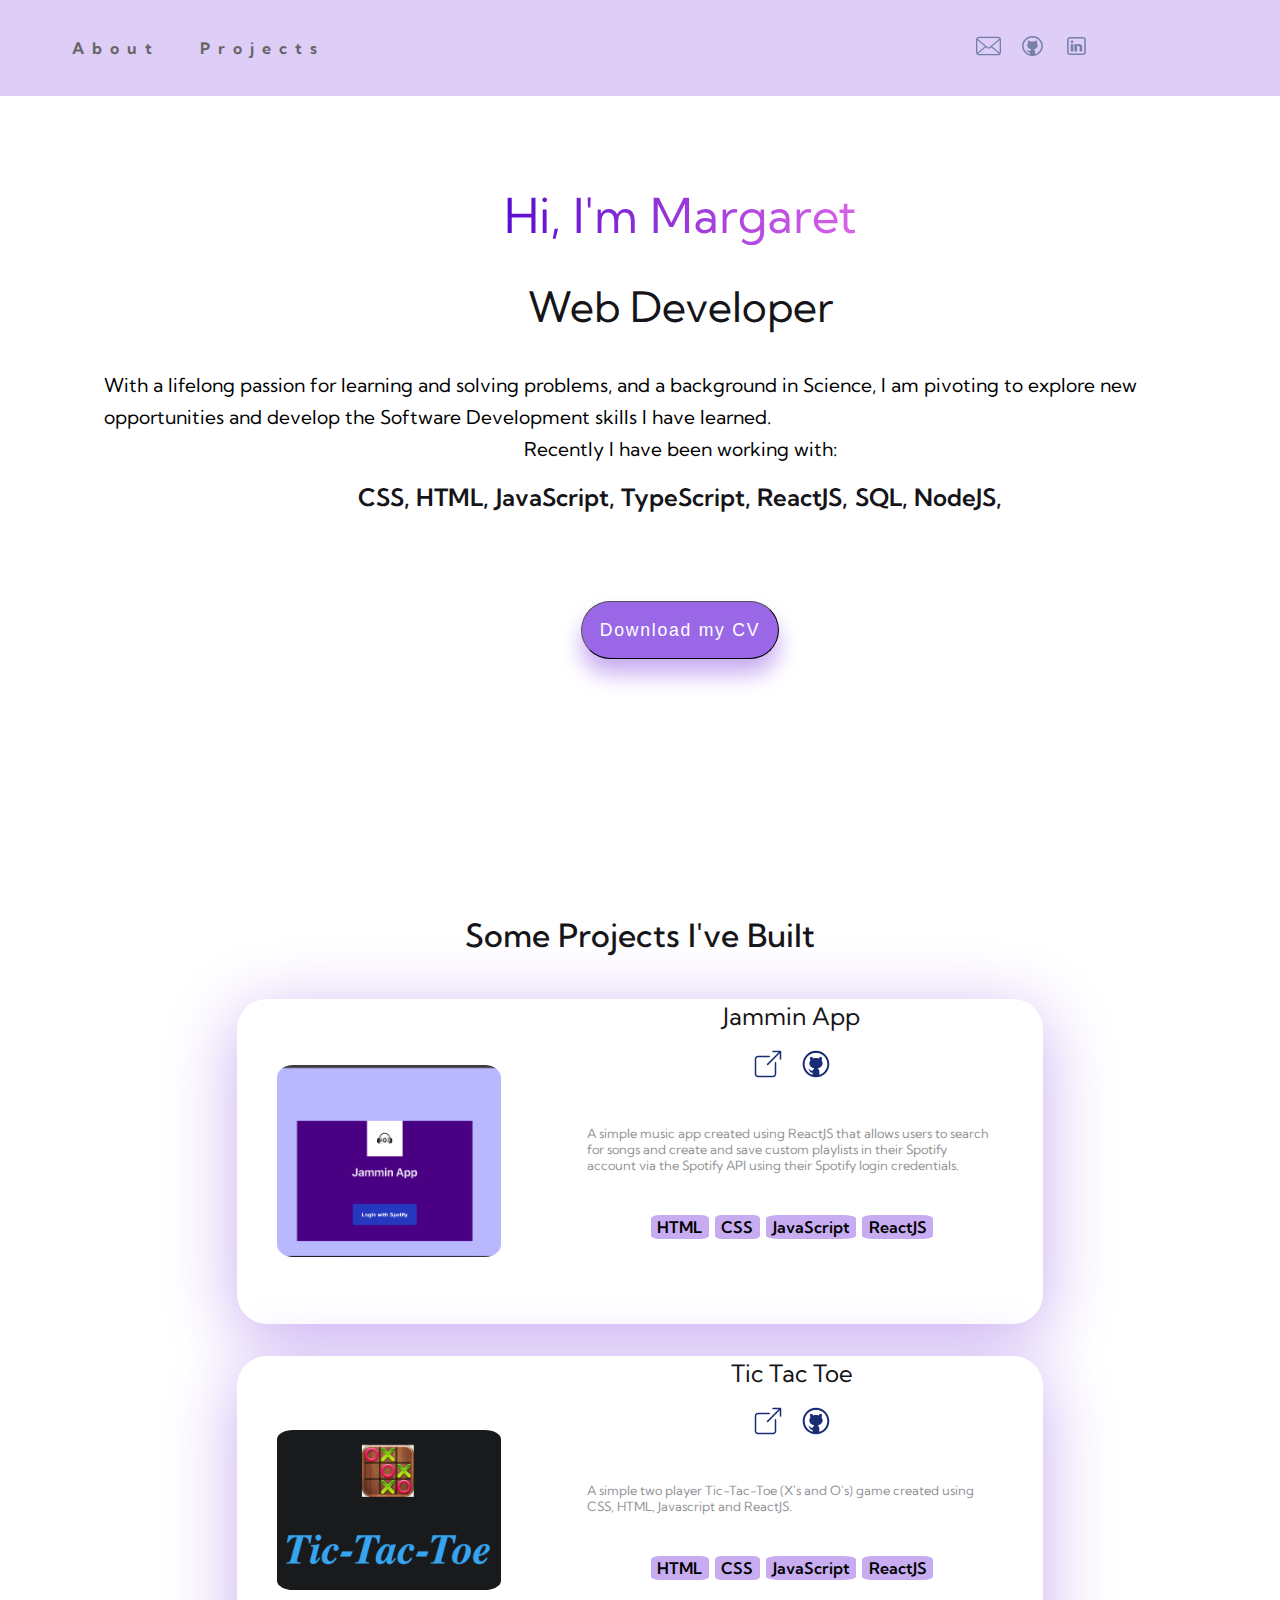
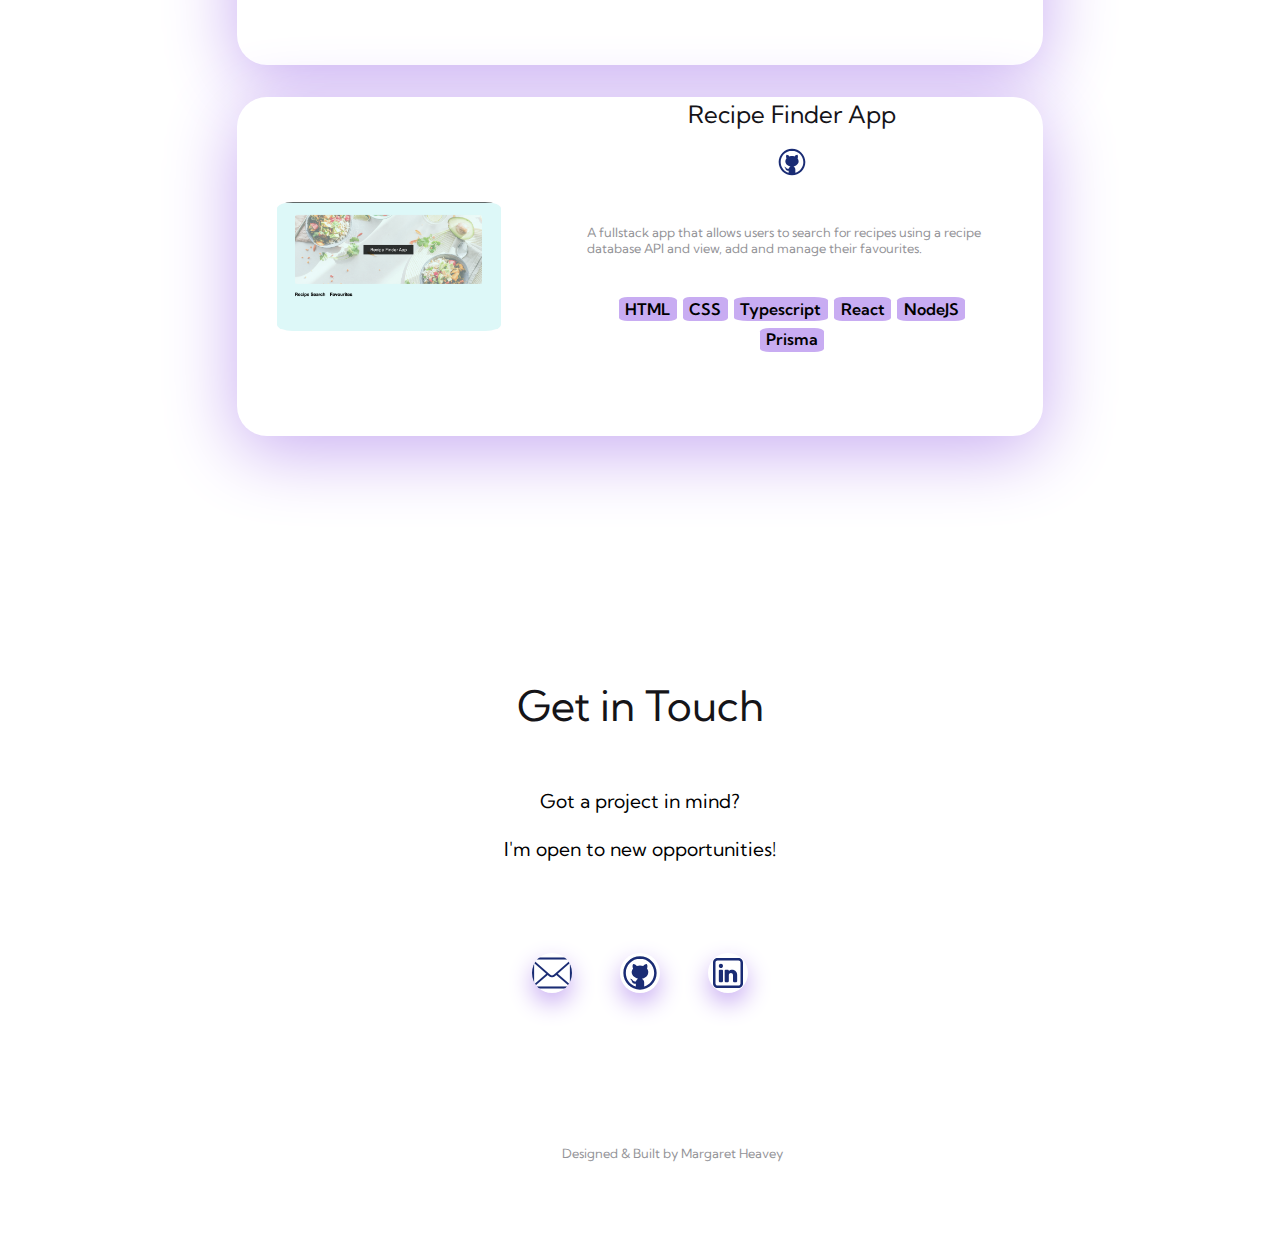
<file: index.html>
<!DOCTYPE html>
<html lang="en_GB">

<head>
  <!-- Google tag (gtag.js) -->
  <script async src="https://www.googletagmanager.com/gtag/js?id=G-SXYJTVPP53"></script>
  <script>
    window.dataLayer = window.dataLayer || [];
    function gtag() { dataLayer.push(arguments); }
    gtag('js', new Date());

    gtag('config', 'G-SXYJTVPP53');
  </script>
  <meta charset="utf-8" />
  <meta http-equiv="X-UA-Compatible" content="IE=edge" />
  <meta name="viewport" content="width=device-width" initial-scale="1">
  <title>Margaret Heavey Web Developer Portfolio</title>
  <meta name="description"
    content="Margaret Heavey, Web Developer. Welcome to my portfolio. I'm Margaret, a former QC Microbiologist turned web and software developer with a passion for learning, creating and solving problems.">
  <meta name="keywords"
    content="frontend,react,UI development,frontend engineer,developer portfolio,software developer,software engineer, web development, website design, JavaScript, responsive design, frontend development, web developer portfolio, frontend developer portfolio  ">
  <script type="application/ld+json">
      {
        "@context": "http://schema.org",
        "@type": "Person",
        "name": "[Margaret Heavey]",
        "jobTitle": "Web Developer",
        "url": "https://mheavey2.github.io/margaretheavey/"
      }
      </script>
  <link rel="canonical" href="https://mheavey2.github.io/margaretheavey/">
  <meta property="og:locale" content="en_GB">
  <meta property="og:type" content="website">
  <meta property="og:title" content="Margaret Heavey Web Developer Portfolio">




  <link rel="stylesheet" href="styles.css" />
  <!-- google fonts -->
  <link rel="preconnect" href="https://fonts.googleapis.com">
  <link rel="preconnect" href="https://fonts.gstatic.com" crossorigin>
  <link
    href="https://fonts.googleapis.com/css2?family=Kumbh+Sans:wght@100..900&family=Quicksand:wght@300..700&display=swap"
    rel="stylesheet">
</head>

<body>
  <header id="header">

    <div class="contact-info-container">


      <ul class="nav">
        <li>
          <a href="#info">About</a>
        </li>
        <li>
          <a href="#projects">Projects</a>
        </li>

      </ul>

      <div class="contactLogos">
        <a href="mailto:mheavey2@gmail.com"><img id="contactLogo" src="./img/email.svg" alt="email icon" /></a>
        <a href="https://github.com/mheavey2" target="_blank"><img id="contactLogo" src="./img/githubLogo.svg"
            alt="GitHub Logo" /></a>
        <a href="https://www.linkedin.com/in/margaret-heavey-26096b121/" target="_blank"><img id="contactLogo"
            src="./img/linkedInLogo.svg" alt="LinkedIn Logo" />

        </a>
      </div>
    </div>


  </header>
  <main>
    <!-- info section -->
    <section class="info-container section-container " id="info">
      <!-- About -->
      <div class="about-me " id="about-me">
        <h1 class="fadeInUp-animation animation-delay-1s">Hi, I'm Margaret </h1>
        <h2 class="fadeInUp-animation animation-delay-2s">Web Developer</h2>

        <p class="fadeInUp-animation animation-delay-3s" id="about-me-hi ">
          With a lifelong passion for learning and solving
          problems, and a background in Science, I am pivoting to explore new opportunities and develop the Software
          Development skills I have learned.
        </p>
        <!-- Technical Skills -->
        <p class="fadeInUp-animation animation-delay-3s">Recently I have been working with:


        </p>
        <ul class="tech-skills fadeInUp-animation animation-delay-3s">

          <li class="tech-skills-item">CSS,</li>
          <li class="tech-skills-item">HTML,</li>
          <li class="tech-skills-item">JavaScript,</li>
          <li class="tech-skills-item">TypeScript,</li>
          <li class="tech-skills-item">ReactJS,</li>
          <li class="tech-skills-item">SQL,</li>
          <li class="tech-skills-item">NodeJS,</li>
        </ul>
        <!-- CV -->
        <div class="cv-outer-container fadeInUp-animation animation-delay-3s">
          <!-- <a href="margaret_heavey.html" target="_blank"><button class="cv-button">Go to my CV</button></a> -->
          <a href="margaret_heavey_CV.pdf" download="margaret_heavey_CV">
            <button class="cv-button">Download my CV</button>
          </a>
        </div>
      </div>







    </section>

    <!-- Projects Section-->
    <section class="section-container" id="projects">


      <div class="projects-container">
        <h2>Some Projects I've Built</h2>
        <!-- Jammin App -->
        <div class="project-item-container ">
          <img class="projectImage" src="./img/jamminAppLoginView.png" alt="Jammin App Image">
          <div class="project-item-info">
            <div class="project-item-header">
              <h3>Jammin App</h3>
              <div class="project-item-header-links">
                <a href="https://jammin-music-app.netlify.app/" target="_blank">
                  <img src="./img/externalLink.svg" alt="Link to view Jammin App">
                </a>
                <a href="https://github.com/mheavey2/jammingApp" target="_blank">
                  <img src="./img/githubLogo.svg" alt="Link to GitHub repo">
                </a>
              </div>

            </div>
            <p>A simple music app created using ReactJS that allows users to search for songs and create and save
              custom playlists in their Spotify account via the Spotify API using their Spotify login credentials.</p>
            <ul class="project-item-technologies">
              <li>HTML</li>
              <li>CSS</li>
              <li>JavaScript</li>
              <li>ReactJS</li>
            </ul>

          </div>
        </div>

        <!-- Tic Tac Toe -->
        <div class="project-item-container">
          <img class="projectImage" src="./img/ticTacToe.png" alt="Tic Tac Toe App Image">
          <div class="project-item-info">
            <div class="project-item-header">
              <h3>Tic Tac Toe</h3>
              <div class="project-item-header-links">
                <a href="https://tic-tac-toe-x-and-o.netlify.app" target="_blank">
                  <img src="./img/externalLink.svg" alt="Link to view Tic-Tac-Toe App">
                </a>
                <a href="https://github.com/mheavey2/ticTacToe" target="_blank">
                  <img src="./img/githubLogo.svg" alt="Link to GitHub repo">
                </a>
              </div>
            </div>


            <p>A simple two player Tic-Tac-Toe (X's and O's) game created using CSS, HTML, Javascript and ReactJS.</p>
            <ul class="project-item-technologies">
              <li>HTML</li>
              <li>CSS</li>
              <li>JavaScript</li>
              <li>ReactJS</li>
            </ul>
          </div>
        </div>


        <!-- Recipe App -->
        <div class="project-item-container">

          <img class="projectImage" src="./img/recipe-app-landing-page.png" alt="Recipe Finder App Image">
          <div class="project-item-info">
            <div class="project-item-header">
              <h3>Recipe Finder App</h3>
              <div class="project-item-header-links">

                <a href="https://github.com/mheavey2/recipe-app" target="_blank">
                  <img src="./img/githubLogo.svg" alt="Link to GitHub repo">
                </a>
              </div>
            </div>


            <p>A fullstack app that allows users to search for recipes using a recipe database API and view, add and
              manage their favourites.</p>
            <ul class="project-item-technologies">
              <li>HTML</li>
              <li>CSS</li>
              <li>Typescript</li>
              <li>React</li>
              <li>NodeJS</li>
              <li>Prisma</li>
            </ul>
          </div>
        </div>

      </div>

    </section>


    <!-- Get in Touch -->
    <section class="get-in-touch-container section-container">
      <div class="get-in-touch">
        <h2>Get in Touch</h2>
        <p>Got a project in mind? </p>
        <p>I'm open to new opportunities! </p>
        <div class="footer-contacts">
          <a href="mailto:mheavey2@gmail.com"><img class="footer-contact-logo" src="./img/email.svg"
              alt="email icon" /></a>
          <a href="https://github.com/mheavey2" target="_blank"><img class="footer-contact-logo"
              src="./img/githubLogo.svg" alt="GitHub Logo" /></a>
          <a href="https://www.linkedin.com/in/margaret-heavey-26096b121/" target="_blank"><img
              class="footer-contact-logo" src="./img/linkedInLogo.svg" alt="LinkedIn Logo" />

          </a>
        </div>
      </div>
      </div>
    </section>
  </main>


  <!--footer -->
  <footer>
    <p>Designed & Built by Margaret Heavey</p>

  </footer>
</body>

</html>
</file>
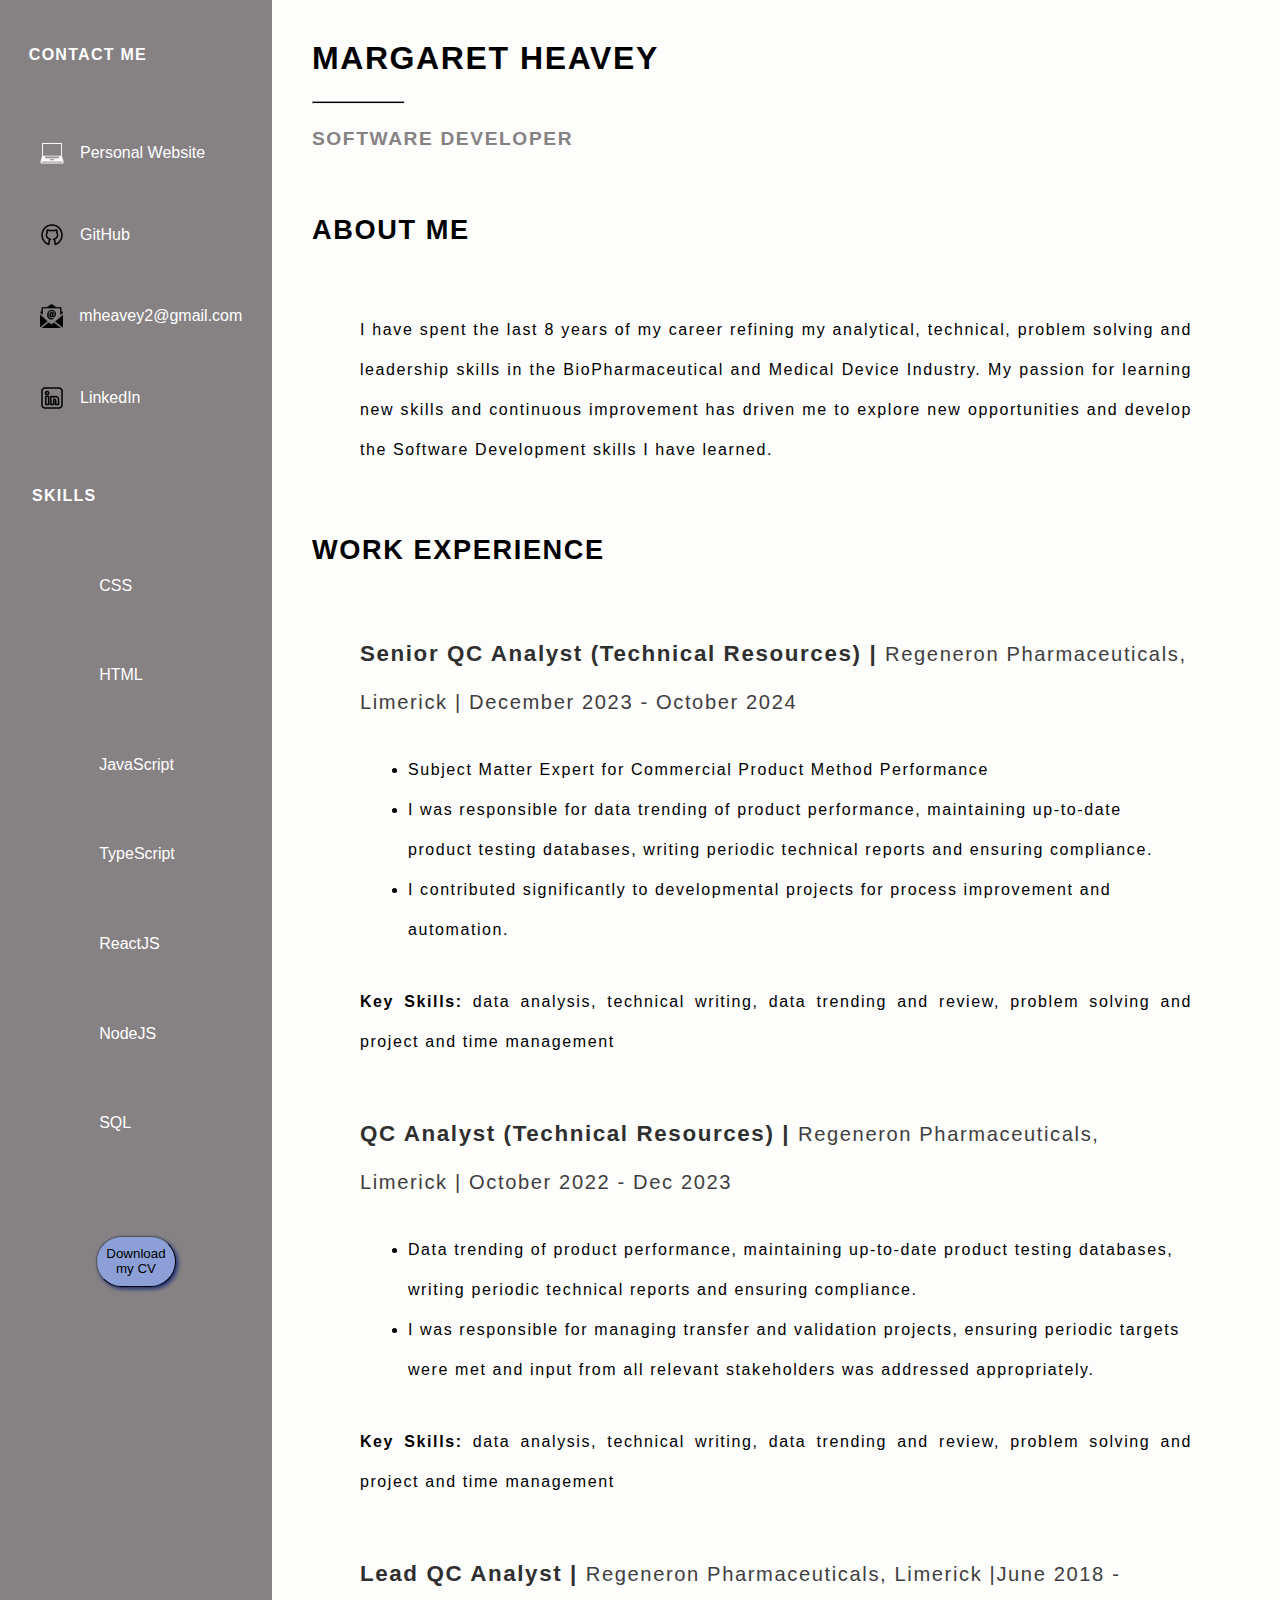
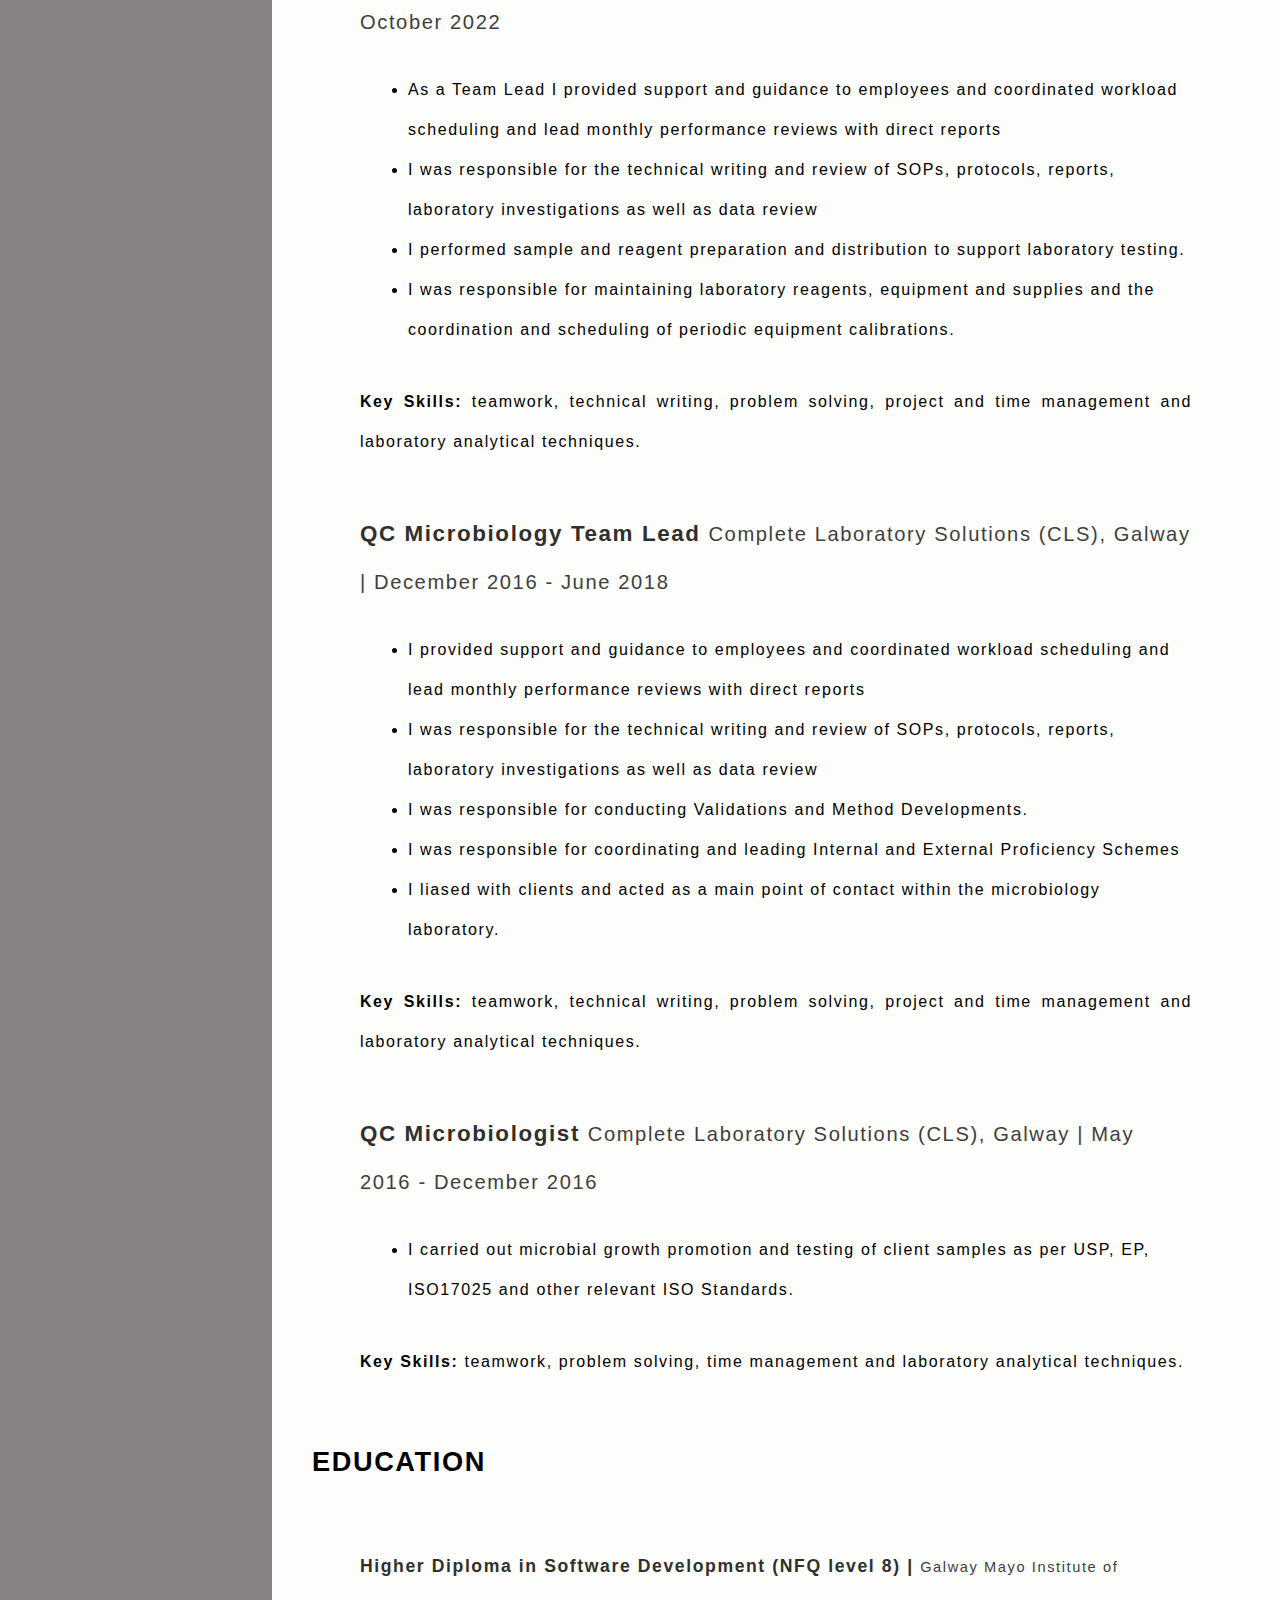
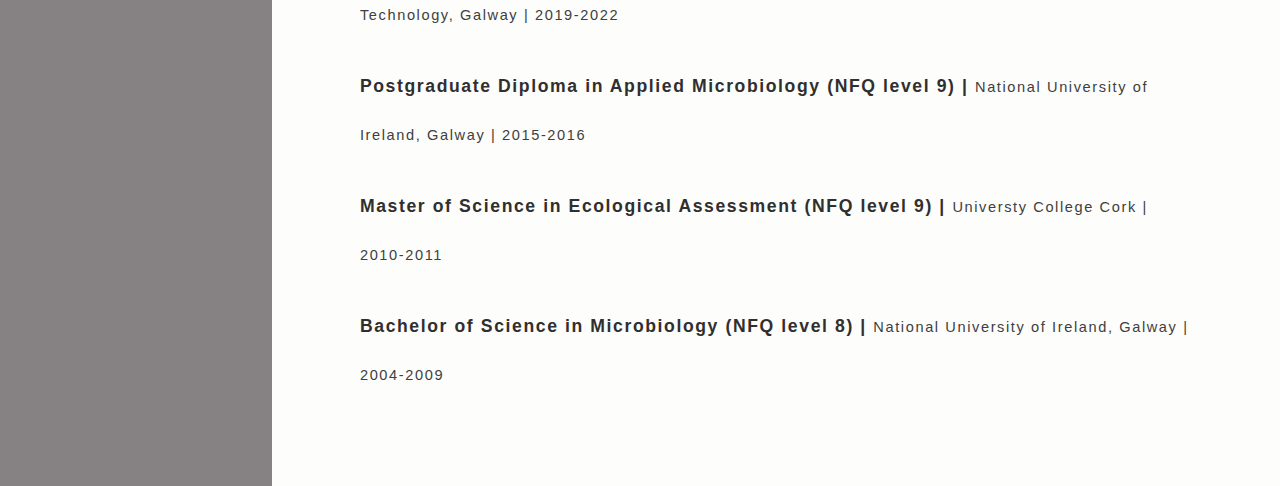
<file: margaret_heavey.html>
<!DOCTYPE html>
<html lang="en">

<head>
  <!-- Google tag (gtag.js) -->
  <script async src="https://www.googletagmanager.com/gtag/js?id=G-SXYJTVPP53"></script>
  <script>
    window.dataLayer = window.dataLayer || [];
    function gtag() {
      dataLayer.push(arguments);
    }
    gtag("js", new Date());

    gtag("config", "G-SXYJTVPP53");
  </script>
  <meta charset="UTF-8" />
  <meta name="viewport" content="width=device-width, initial-scale=1.0" />
  <title>Margaret Heavey Curriculum Vitae</title>
  <link rel="stylesheet" href="./margaret_heavey.module.css" />
</head>

<body>
  <div class="parent-container">
    <aside class="side-bar">
      <div class="contact-info-container">
        <h4>CONTACT ME</h4>
        <div class="contact-info-item">
          <img src="./img/computer-50.png" alt="computer icon" />
          <a href="https://mheavey2.github.io/margaretheavey/" target="_blank">Personal Website</a>
        </div>

        <div class="contact-info-item">
          <img src="./img/gitHubLogo.png" alt="GitHub icon" />
          <a href="https://github.com/mheavey2" target="_blank">GitHub</a>
        </div>

        <div class="contact-info-item">
          <img src="./img/emailIcon.png" alt="email icon" />
          <a href="mailto:mheavey2@gmail.com">mheavey2@gmail.com</a>
        </div>

        <div class="contact-info-item">
          <img src="./img/linkedInLogo.png" alt="LinkedIn icon" />
          <a href="https://www.linkedin.com/in/margaret-heavey-26096b121/" target="_blank">LinkedIn</a>
        </div>
      </div>

      <div class="skills-container">
        <h4>SKILLS</h4>
        <ul class="skills-list">
          <li>CSS</li>
          <li>HTML</li>
          <li>JavaScript</li>
          <li>TypeScript</li>
          <li>ReactJS</li>
          <li>NodeJS</li>
          <li>SQL</li>
        </ul>
      </div>
      <div class="download-cv-link">
        <a href="margaret_heavey_CV.pdf" download="margaret_heavey_CV">
          <button id="download-cv-btn">Download my CV</button>
        </a>
      </div>
    </aside>
    <main class="main-container">
      <div class="main-heading">
        <h1>MARGARET HEAVEY</h1>
        <hr />
        <h2>SOFTWARE DEVELOPER</h2>
      </div>
      <h3>ABOUT ME</h3>
      <div class="about">
        <p>
          I have spent the last 8 years of my career refining my analytical,
          technical, problem solving and leadership skills in the
          BioPharmaceutical and Medical Device Industry. My passion for learning
          new skills and continuous improvement has driven me to explore new
          opportunities and develop the Software Development skills I have
          learned.
        </p>
      </div>
      <div class="work-experience">
        <h3>WORK EXPERIENCE</h3>
        <div class="work-experience-item">
          <h4>
            Senior QC Analyst (Technical Resources) |
            <span>Regeneron Pharmaceuticals, Limerick | December 2023 -
              October 2024</span>
          </h4>

          <ul>
            <li>
              Subject Matter Expert for Commercial Product Method Performance
            </li>
            <li>
              I was responsible for data trending of product performance,
              maintaining up-to-date product testing databases, writing
              periodic technical reports and ensuring compliance.
            </li>
            <li>
              I contributed significantly to developmental projects for
              process improvement and automation.
            </li>
          </ul>
          <p id="key-skills-item">
            <span id="skills-span">Key Skills:</span> data analysis, technical writing, data trending and
            review, problem solving and project and time management
          </p>
        </div>
        <div class="work-experience-item">
          <h4>
            QC Analyst (Technical Resources) |
            <span>
              Regeneron Pharmaceuticals, Limerick | October 2022 - Dec
              2023</span>
          </h4>

          <ul>
            <li>
              Data trending of product performance, maintaining up-to-date
              product testing databases, writing periodic technical reports
              and ensuring compliance.
            </li>
            <li>
              I was responsible for managing transfer and validation projects,
              ensuring periodic targets were met and input from all relevant
              stakeholders was addressed appropriately.
            </li>
          </ul>

          <p id="key-skills-item">
            <span id="skills-span">Key Skills:</span> data analysis, technical writing, data trending and
            review, problem solving and project and time management
          </p>
        </div>
        <div class="work-experience-item">
          <h4>
            Lead QC Analyst |
            <span>Regeneron Pharmaceuticals, Limerick |June 2018 - October
              2022</span>
          </h4>
          <ul>
            <li>
              As a Team Lead I provided support and guidance to employees and
              coordinated workload scheduling and lead monthly performance
              reviews with direct reports
            </li>
            <li>
              I was responsible for the technical writing and review of SOPs,
              protocols, reports, laboratory investigations as well as data
              review
            </li>
            <li>
              I performed sample and reagent preparation and distribution to
              support laboratory testing.
            </li>
            <li>
              I was responsible for maintaining laboratory reagents, equipment
              and supplies and the coordination and scheduling of periodic
              equipment calibrations.
            </li>
          </ul>
          <p id="key-skills-item">
            <span id="skills-span">Key Skills:</span> teamwork, technical writing, problem solving, project
            and time management and laboratory analytical techniques.
          </p>
        </div>
        <div class="work-experience-item">
          <h4>
            QC Microbiology Team Lead
            <span>Complete Laboratory Solutions (CLS), Galway | December 2016 -
              June 2018</span>
          </h4>

          <ul>
            <li>
              I provided support and guidance to employees and coordinated
              workload scheduling and lead monthly performance reviews with
              direct reports
            </li>
            <li>
              I was responsible for the technical writing and review of SOPs,
              protocols, reports, laboratory investigations as well as data
              review
            </li>
            <li>
              I was responsible for conducting Validations and Method
              Developments.
            </li>
            <li>
              I was responsible for coordinating and leading Internal and
              External Proficiency Schemes
            </li>
            <li>
              I liased with clients and acted as a main point of contact
              within the microbiology laboratory.
            </li>
          </ul>
          <p id="key-skills-item">
            <span id="skills-span">Key Skills:</span> teamwork, technical writing, problem solving, project
            and time management and laboratory analytical techniques.
          </p>
        </div>
        <div class="work-experience-item">
          <h4>
            QC Microbiologist
            <span>Complete Laboratory Solutions (CLS), Galway | May 2016 -
              December 2016</span>
          </h4>

          <ul>
            <li>
              I carried out microbial growth promotion and testing of client
              samples as per USP, EP, ISO17025 and other relevant ISO
              Standards.
            </li>
          </ul>
          <p id="key-skills-item">
            <span id="skills-span">Key Skills:</span> teamwork, problem solving, time management and
            laboratory analytical techniques.
          </p>
        </div>
      </div>
      <h3>EDUCATION</h3>
      <div class="edu-info">
        <h4>
          Higher Diploma in Software Development (NFQ level 8) |
          <span id="edu-institute">
            Galway Mayo Institute of Technology, Galway | 2019-2022</span>
        </h4>

        <h4>
          Postgraduate Diploma in Applied Microbiology (NFQ level 9) |
          <span id="edu-institute">National University of Ireland, Galway | 2015-2016</span>
        </h4>

        <h4>
          Master of Science in Ecological Assessment (NFQ level 9) |
          <span id="edu-institute"> Universty College Cork | 2010-2011</span>
        </h4>

        <h4>
          Bachelor of Science in Microbiology (NFQ level 8) |
          <span id="edu-institute">
            National University of Ireland, Galway | 2004-2009</span>
        </h4>
      </div>
    </main>
  </div>
</body>

</html>
</file>
<file: styles.css>
/*-----------------   Global Styles --------------------*/
* {
  box-sizing: border-box;
  margin: 0;
  padding: 0;
  background-color: #fff;
  color: #000;
  scroll-behavior: smooth;
}

h1,
h2,
h3 {
  color: #151418;
}

/* general fonts */

h1,
h2,
h3 {
  font-weight: 400;
}
h1 {
  font-size: 2.875rem;

  line-height: 1;
  /* letter-spacing: 0.05em; */
  text-wrap: nowrap;
}
h2 {
  margin: 1.1em 2em;
  font-size: 2.625rem;

  text-wrap: nowrap;
}
h3 {
  font-size: 1.5rem;
}
p {
  font-size: 1.2rem;
}

body {
  font-family: "Kumbh Sans", sans-serif;
  scroll-behavior: smooth;
}

@keyframes fadeInUp {
  0% {
    transform: translateX(-10%);
    opacity: 1;
  }
  100% {
    transform: translateY(0%);
    opacity: 1;
  }
}

.animation-delay-1s {
  animation: 1s fadeInUp;
}

.animation-delay-2s {
  animation: 2s fadeInUp;
}

.animation-delay-3s {
  animation: 3s fadeInUp;
}

@media screen and (min-width: 200px) {
  /*  *********      header    *********** */
  header {
    position: fixed;
    z-index: 5;
    top: 0px;
    left: 0px;
    display: flex;
    /* -webkit-box-pack: center; */
    justify-content: flex-start;
    flex-direction: row;
    height: 6rem;
    padding: 0px 1rem;
    width: 100%;
    backdrop-filter: blur(4px);
    transition: background 0.45s;
    background-color: #c8acf2;
    opacity: 0.6;
  }
  .contact-info-container {
    display: flex;

    text-align: center;
    align-self: stretch;
    align-items: center;
    justify-content: space-between;
    width: 100%;
    background-color: transparent;
  }
}
@media screen and (min-width: 601px) {
  .contact-info-container {
    flex-direction: row;
    justify-content: space-between;
    opacity: 1;
  }
}

@media screen and (min-width: 200px) {
  .contact-info-container > * {
    text-align: center;
    align-items: center;
    justify-content: center;
    flex-direction: column;
    max-width: 70%;
  }
}

@media screen and (min-width: 601px) {
  .contact-info-container > * {
    flex-direction: row;
  }
}

/*  ****   nav   **** */
@media screen and (min-width: 200px) {
  .nav {
    display: flex;
    flex-direction: row;
    flex-wrap: wrap;
    justify-content: space-between;
    align-items: center;
    margin: 0em;
    padding: 0em;
    list-style: none;
    max-width: 80%;
  }
}
@media screen and (min-width: 601px) {
  .nav {
    flex-direction: row;
    justify-content: center;
    gap: 1.5em;
    margin-left: 3em;
  }
}

@media screen and (min-width: 200px) {
  .nav li {
    margin: 0.8em 0.5em;
  }
}
@media screen and (min-width: 200px) {
  .nav a {
    line-height: 1em;
    list-style: none;
    text-decoration: none;
    font-weight: 700;
    letter-spacing: 0.5em;
    background-color: transparent;
  }
}
@media screen and (min-width: 200px) {
  .nav a:hover,
  nav a:focus {
    border-bottom: 3px solid #fff;
    color: #151418;
    transform: scale(1.5);
    transition: 0.5s;
  }
}

/*  ***  contact info   *** */
@media screen and (min-width: 200px) {
  .contact-info-container > *,
  .nav > *,
  .contactLogos > * {
    background-color: transparent;
  }
}
@media screen and (min-width: 200px) {
  .contactLogos {
    display: flex;
    flex-direction: row;
    flex-wrap: wrap;
    justify-content: center;
    align-items: center;
    margin: 0em;
    width: 40%;
    height: auto;
  }
}

@media screen and (min-width: 601px) {
  .contactLogos {
    width: 20%;
    justify-content: flex-start;
    margin-right: 3em;

    flex-wrap: nowrap;
  }
}
@media screen and (min-width: 200px) {
  .contactLogos a {
    margin: 0.5em;
  }
}
@media screen and (min-width: 200px) {
  #contactLogo {
    height: 1.75em;
    width: 1.75em;
    background-color: transparent;
    padding: 0.1em;
  }
}
@media screen and (min-width: 200px) {
  .contactLogos img:hover {
    border-bottom: 3px solid #fff;
    transform: scale(2);
    transition: 0.5s;
    z-index: 40;
  }
}
@media screen and (min-width: 601px) {
  .contactLogos img:hover {
    transform: scale(1.5);
  }
}

/*  *********      main    *********** */
@media screen and (min-width: 200px) {
  main {
    display: flex;
    flex-direction: column;
    line-height: 2rem;
    width: 100%;
  }
}

/*  ****      info   ***** */
@media screen and (min-width: 200px) {
  .section-container {
    display: flex;
    flex-direction: column;
    flex-wrap: wrap;
    align-items: center;
    justify-content: center;
    width: 100%;
  }
}

@media screen and (min-width: 601px) {
  .section-container {
    flex-wrap: nowrap;
  }
}

@media screen and (min-width: 200px) {
  .about-me {
    display: flex;
    flex-direction: column;
    flex-wrap: wrap;
    align-items: center;
    justify-content: center;
    margin: 12rem 5rem 2rem;
    width: 90%;
  }
}

@media screen and (min-width: 601px) {
  .about-me {
    margin-left: 10em;
    flex-wrap: nowrap;
  }
}

@media screen and (min-width: 200px) {
  #about-me h2 {
    margin-left: 0;
    margin-right: 0;
  }
}

@media screen and (min-width: 200px) {
  #about-me-hi {
    text-align: center;
    margin-bottom: 2rem;
  }
}
@media screen and (min-width: 601px) {
  #about-me-hi {
    width: 75%;
  }
}

@media screen and (min-width: 200px) {
  #about-me h1 {
    font-weight: 400;
    font-size: 3rem;
    text-wrap: nowrap;
    background: linear-gradient(to right, #5a0dcf, #d863e7);
    -webkit-background-clip: text;
    -webkit-text-fill-color: transparent;
    padding-bottom: 0.1em;
    opacity: 1;
    transform: translate3d(0px, 0px, 0px);
  }
}
@media screen and (min-width: 200px) {
  .tech-skills {
    display: flex;
    flex-direction: row;
    flex-wrap: wrap;
    justify-content: center;
    align-items: center;
    gap: 0.4em;
    list-style: none;
    margin-top: 1rem;
  }
}

@media screen and (min-width: 200px) {
  .tech-skills-item {
    font-weight: 600;
    font-size: 1.5rem;
    color: #151418;
  }
}

/*  ****      CV     ***** */
@media screen and (min-width: 200px) {
  .cv-outer-container {
    display: flex;
    flex-direction: row;
    justify-content: center;
    width: 100%;
    align-items: center;
  }
}
@media screen and (min-width: 200px) {
  .cv-button {
    background-color: #9a68e6;
    border-width: 1px;
    border-radius: 9999px;
    box-shadow: 0px 15px 22px #c8acf2;
    padding: 1em;
    margin: 5em 0em 2em;
    width: 100%;
    height: auto;
    font-weight: 500;
    letter-spacing: 0.1em;
    font-size: 1.1rem;
    color: #fff;
  }
}
/*  ****      Projects     ***** */
.projects-container h2 {
  font-size: 2rem;
  font-weight: 500;
  margin: 0rem 5rem 2rem;
}

@media screen and (min-width: 200px) {
  .projects-container {
    display: flex;
    flex-direction: column;
    flex-wrap: wrap;
    align-items: center;
    justify-content: center;
    margin-top: 12rem;
  }
}
@media screen and (min-width: 601px) {
  .projects-container {
    width: 70%;
  }
}

@media screen and (min-width: 200px) {
  .project-item-container {
    position: relative;
    display: flex;
    flex-direction: column;
    justify-content: center;
    align-items: center;
    margin: 1rem 1.5rem;
    width: 25rem;
    border-width: 0.25rem;
    border-radius: 30px;
    box-shadow: 0px 15px 72px #c8acf2;
    background-color: #fff;
  }
}
@media screen and (min-width: 601px) {
  .project-item-container {
    width: 90%;
  }
}
@media screen and (min-width: 1200px) {
  .project-item-container {
    flex-direction: row;
    justify-content: flex-start;
  }
}

@media screen and (min-width: 200px) {
  .projectImage {
    height: auto;
    width: 15rem;
    padding: 0.5em;
    border-radius: 10%;
    margin: 2em;
    max-width: 60%;
  }
}

@media screen and (min-width: 601px) {
  .projectImage {
    max-width: 30rem;
  }
}

@media screen and (min-width: 200px) {
  .project-item-info {
    display: flex;
    flex-direction: column;
    justify-content: center;
    align-items: center;
    margin: 0.1em;
    width: 90%;
    background-color: transparent;
  }
}

@media screen and (min-width: 200px) {
  .project-item-header {
    display: flex;
    flex-direction: column;
    align-items: center;
    justify-content: space-between;
  }
}
@media screen and (min-width: 200px) {
  .project-item-header-links {
    display: flex;
    flex-direction: row;
    align-items: center;
    padding: 0.5em;
    justify-content: space-between;
  }
}
@media screen and (min-width: 200px) {
  .project-item-header-links a {
    margin: 0.5em;
  }
}
@media screen and (min-width: 200px) {
  .project-item-header-links img {
    height: 2em;
    width: 2em;
  }
}
@media screen and (min-width: 200px) {
  .project-item-header-links a:hover {
    border-bottom: 3px solid #1a2c74;
    color: #1a2c74;
    transform: scale(1.5);
    transition: 0.5s;
  }
}

@media screen and (min-width: 200px) {
  .project-item-info p {
    line-height: 1rem;
    font-size: 0.8rem;
    color: #939397;
    margin-bottom: 1em;
    padding: 1.5em 3.5em 2em;
  }
}

@media screen and (min-width: 200px) {
  .project-item-technologies {
    display: flex;
    flex-direction: row;
    flex-wrap: wrap;
    justify-content: center;
    align-items: center;
    padding: 0em;
    margin-bottom: 5em;
    width: 80%;
    height: auto;
    color: #151418;
  }
}

@media screen and (min-width: 200px) {
  .project-item-technologies li {
    list-style: none;
    margin: 0.2em;
    font-weight: 600;
    background-color: #c8acf2;
    border-radius: 15%;
    padding: 0.1em 0.4em;
    line-height: 1.3em;
  }
}
/*  ****      Get in Touch     ***** */

@media screen and (min-width: 200px) {
  .get-in-touch {
    display: flex;
    flex-direction: column;
    flex-wrap: wrap;
    align-items: center;
    justify-content: center;
    gap: 1rem;
    margin: 12rem 3rem 2rem;
  }
}

@media screen and (min-width: 200px) {
  .footer-contacts {
    display: flex;
    flex-direction: row;
    align-items: center;
    justify-content: center;
    background-color: transparent;
    margin-top: 3em;
  }
}
@media screen and (min-width: 200px) {
  .footer-contacts a {
    padding: 0.5em;
    margin: 1em;
    height: 2rem;
  }
}
@media screen and (min-width: 200px) {
  .footer-contact-logo:hover {
    border-bottom: 3px solid #1a2c74;
    color: #1a2c74;
    transform: scale(1.5);
    transition: 0.5s;
  }
}
@media screen and (min-width: 200px) {
  .footer-contact-logo {
    width: 2.5rem;
    height: 2.5rem;
    border-width: 1px;
    border-radius: 9999px;
    box-shadow: 0px 10px 25px #c8acf2;
  }
}
/*  *********      footer    *********** */

@media screen and (min-width: 200px) {
  footer {
    display: flex;
    flex-direction: row;
    justify-content: center;
    align-items: center;
    height: 5rem;
    margin: 8rem 3.5rem 0rem;
    padding-bottom: 6rem;
    width: 100%;
  }
}
@media screen and (min-width: 768px) {
  footer {
    margin: 8rem 2rem 0rem;
  }
}

@media screen and (min-width: 200px) {
  footer p {
    margin: 0rem;
    font-size: 0.8rem;
    color: #939397;
  }
}
</file>
<file: margaret_heavey.module.css>
* {
  box-sizing: border-box;
  margin: 0;
  font-family: "Kumbh Sans", sans-serif;
  scroll-behavior: smooth;
}

.parent-container {
  display: grid;
  grid-template-areas: "side-bar main-container";
  grid-template-columns: 1fr 4fr;
  background-color: #fdfdfb;
}

.side-bar {
  background-color: #868284;
  color: #fff;
  font-weight: 400;
  padding: 1.4em 1em;
}
.side-bar h4 {
  margin: 1em 0.3em;
  letter-spacing: 0.08em;
}

.contact-info-container {
  display: flex;
  justify-content: space-between;
  flex-direction: column;
  margin: 0.5em;
}
.side-bar img {
  margin: 1em;
  height: 1.5em;
}

.contact-info-item {
  display: flex;
  align-items: center;
  padding: 0.8em 0em;
}
.contact-info-container h4 {
  margin-bottom: 3em;
}

.skills-container {
  margin: 3em 0.7em;
}
.skills-container h4 {
  margin-bottom: 3em;
}

.skills-list {
  list-style-type: none;
}
.skills-list li {
  margin: 1.5em;
  padding: 0.8em 0em;
}
a {
  text-decoration: none;
  color: #fff;
}

#download-cv-btn {
  background-color: #8ca0d7;
  border-width: 1px;
  border-radius: 9999px;
  box-shadow: 2px 2px 4px #1a2c74;
  padding: 0.7em;
}

.download-cv-link {
  margin: 5em;
}

.main-container {
  margin: 2.5rem;
}

hr {
  width: 10%;
  height: 0.2em;
  background-color: #000;
  margin: 1.5rem 0rem;
}
.main-container h2 {
  color: #868284;

  font-size: 1.2rem;
}

.main-container {
  letter-spacing: 0.1rem;
}
.main-container h3 {
  margin: 1.3rem 0rem;
  font-size: 1.7rem;
  font-weight: 700;
  line-height: 4rem;
}
.main-container h4 {
  color: #302f2f;

  line-height: 3rem;
  margin: 1.5rem 0rem;
}

.main-container p {
  text-align: justify;
  line-height: 2.5rem;
  font-size: 1rem;
  margin: 0.5rem 0rem;
}

.main-heading {
  margin-bottom: 3rem;
}

.about {
  margin: 3rem;
}
.work-experience h4 {
  font-size: 1.4rem;
}
.work-experience-item {
  margin: 3rem;
}

ul {
  line-height: 2.5rem;
  font-size: 1rem;
  padding-left: 0;
  margin-left: 3rem;
}
#key-skills-item {
  margin-top: 2rem;
}

#skills-span {
  font-weight: 700;
}

.edu-info {
  margin: 3rem;
}
.edu-info h4 {
  font-size: 1.1rem;
}
#edu-institute {
  color: #403e3f;
  font-weight: 350;
  font-size: 0.83em;
  text-align: center;
  line-height: 1em;
}

h4 > span {
  color: #403e3f;
  font-weight: 350;
  font-size: 0.9em;
  text-align: justify;
  line-height: 1.5em;
}
</file>
